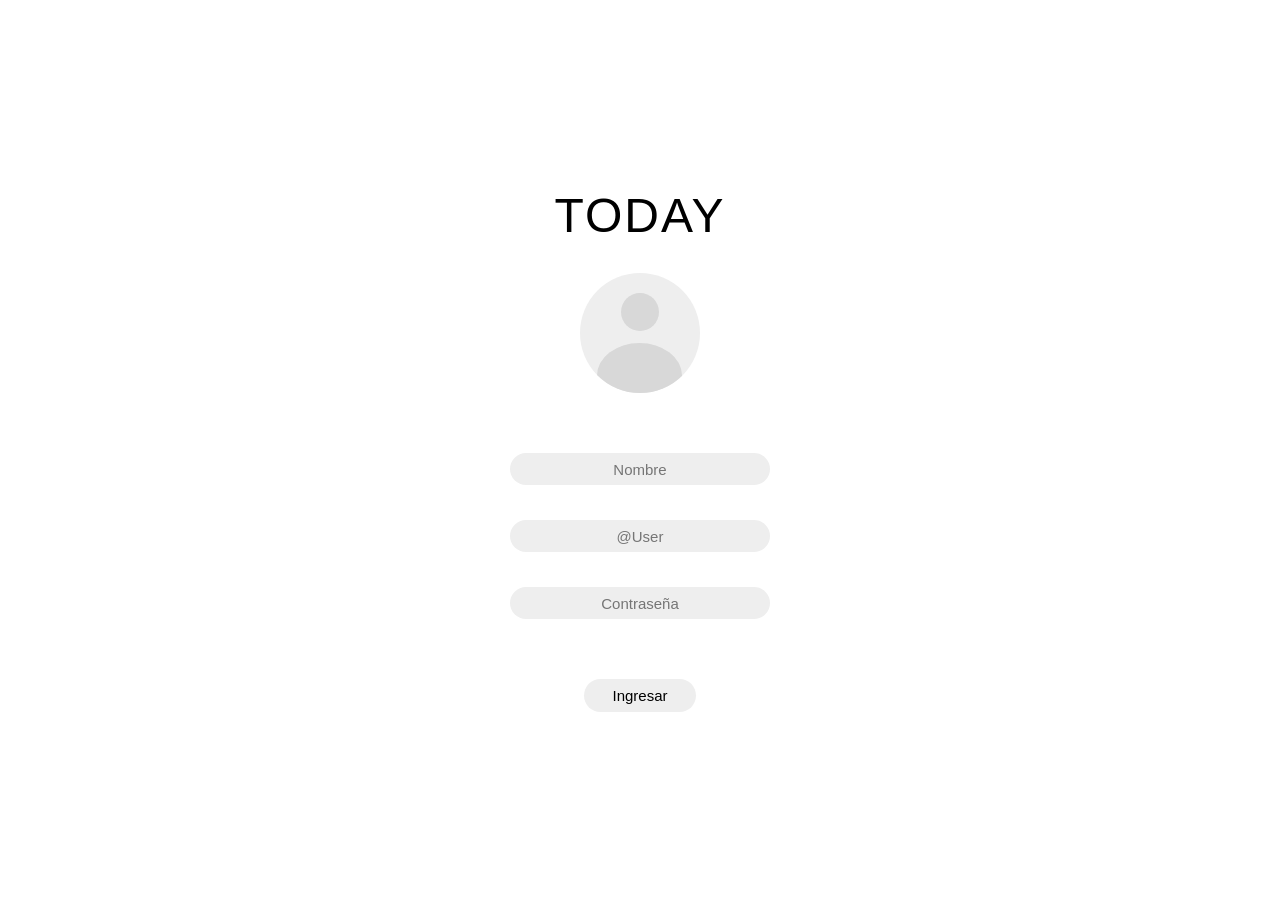
<file: index.html>
<!DOCTYPE html>
<html lang="es">
<head>
    <meta charset="UTF-8">
    <meta name="viewport" content="width=device-width, initial-scale=1.0">
    <title>Today</title>
    <link rel="stylesheet" href="css/style.css">
</head>
<body>
    <main class="login">
        <h1>TODAY</h1>
        <div class="avatar">
            <div class="cabeza"></div>
            <div class="cuerpo"></div>
        </div>
        <form action="home.html">
            <input type="text" placeholder="Nombre" required>
            <input type="text" placeholder="@User" required>
            <input type="password" placeholder="Contraseña" required>
            <button type="submit">Ingresar</button>
        </form>
    </main>
</body>
</html>
</file>
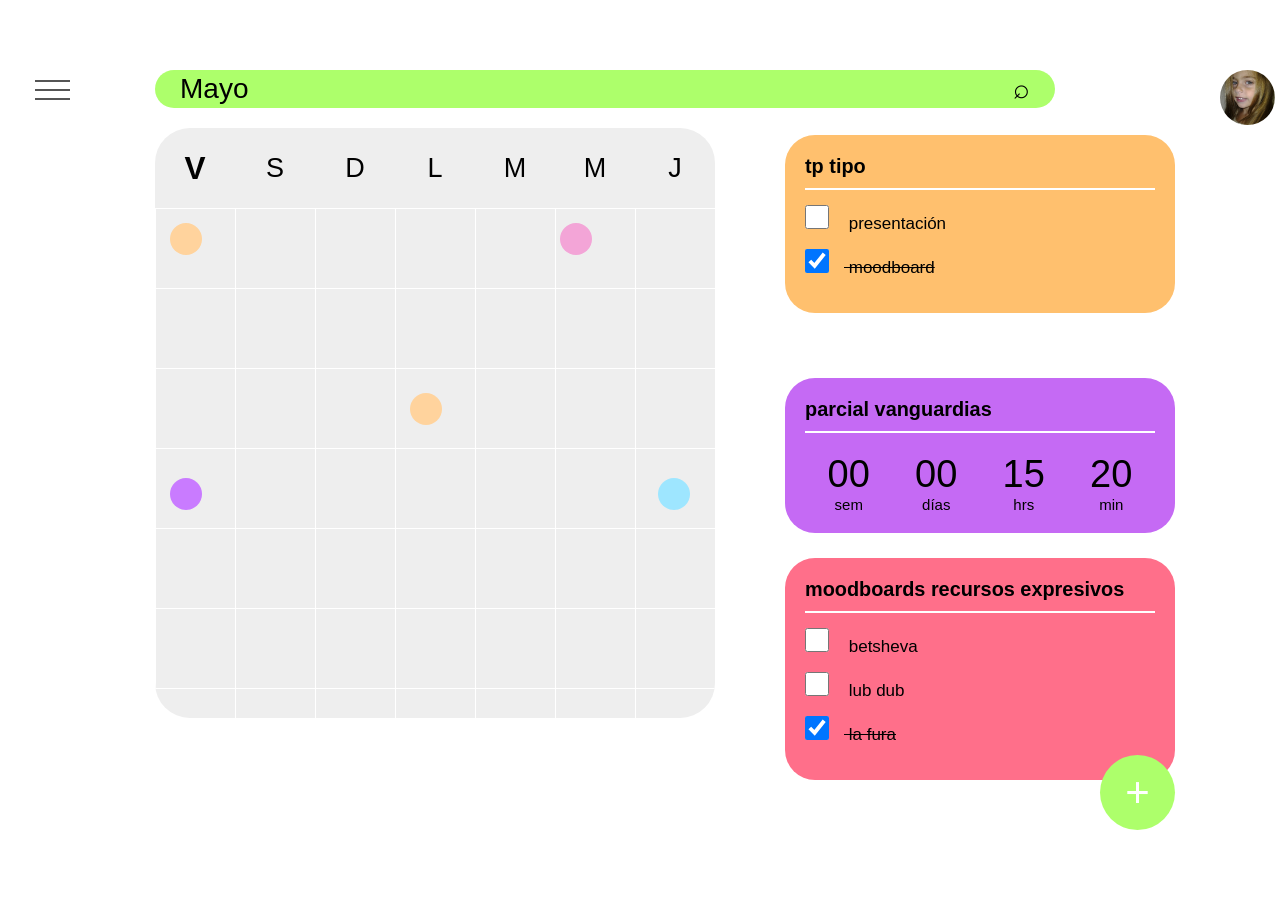
<file: home.html>
<!DOCTYPE html>
<html lang="es">
<head>
    <meta charset="UTF-8">
    <meta name="viewport" content="width=device-width, initial-scale=1.0">
    <title>Today - Home</title>
    <link rel="stylesheet" href="css/style.css">
</head>
<body>
<main class="home">

    <!-- MENÚ HAMBURGUESA -->
    <input type="checkbox" id="menu-toggle">

    <label for="menu-toggle" class="menu-icon">
        <span></span>
        <span></span>
        <span></span>
    </label>
    <aside class="menu-lateral">
        <label for="menu-toggle" class="cerrar-menu">←</label>
        <nav>
            <a href="#">Notas</a>
            <a href="#">Tareas</a>
            <a href="#">Exámenes</a>
            <a href="#">Apuntes</a>
            <a href="#">Countdown</a>
            <a href="#">Recordatorios</a>
            <a href="#">Configuración</a>
        </nav>
    </aside>

    <!-- CALENDARIO -->
    <section class="calendario-home">
        <div class="top-bar">
            <div class="barra-mes-home">Mayo</div>
            <span class="lupa">⌕</span>
        </div>
        <div class="calendario-grande">
            <div class="dias-home">
                <h3>V</h3>
                <p>S</p>
                <p>D</p>
                <p>L</p>
                <p>M</p>
                <p>M</p>
                <p>J</p>
            </div>
            <div class="grilla-home">
                <span class="punto naranja p1"></span>
                <span class="punto rosa p2"></span>
                <span class="punto naranja p3"></span>
                <span class="punto violeta p4"></span>
                <span class="punto celeste p5"></span>
            </div>
        </div>
    </section>

    <!-- PANEL DE TAREAS -->
    <section class="panel-tareas">
        <a href="perfil.html">
            <img src="img/perfil.jpg" class="avatar-mini">
        </a>
        <div class="card-tarea naranja-card">
            <h3>tp tipo</h3>
            <div class="linea-card"></div>
            <label>
                <input type="checkbox">
                presentación
            </label>
            <label class="tachado">
                <input type="checkbox" checked>
                moodboard
            </label>
        </div>
        <div class="card-tarea violeta-card">
            <h3>parcial vanguardias</h3>
            <div class="linea-card"></div>
            <div class="contador">
                <div>
                    <h2>00</h2>
                    <p>sem</p>
                </div>
                <div>
                    <h2>00</h2>
                    <p>días</p>
                </div>
                <div>
                    <h2>15</h2>
                    <p>hrs</p>
                </div>
                <div>
                    <h2>20</h2>
                    <p>min</p>
                </div>
            </div>
        </div>

        <!-- CARD ROSA YA AGREGADA -->
        <div class="card-tarea rosa-card">
            <h3>moodboards recursos expresivos</h3>
            <div class="linea-card"></div>
            <label>
                <input type="checkbox">
                betsheva
            </label>
            <label>
                <input type="checkbox">
                lub dub
            </label>
            <label class="tachado">
                <input type="checkbox" checked>
                la fura
            </label>
        </div>

        <!-- BOTÓN + -->
        <input type="checkbox" id="abrir-agregar">
        <label for="abrir-agregar" class="boton-mas">+</label>
        <div class="overlay-agregar">
            <label for="abrir-agregar" class="cerrar-overlay"></label>
            <div class="opciones-agregar">
                <label for="abrir-nota">Notas</label>
                <a href="nueva-tarea.html">Tareas</a>
                <a href="nuevo-examen.html">Exámenes</a>
                <a href="nuevo-countdown.html">Countdown</a>
            </div>
        </div>
    </section>

    <!-- MODAL NOTA GRANDE -->
    <input type="checkbox" id="abrir-nota">

    <div class="modal-nota">
        <div class="nota-grande">
            <h3>moodboards recursos expresivos</h3>
            <div class="linea-nota"></div>
            <label>
                <input type="checkbox">
                betsheva
            </label>
            <label>
                <input type="checkbox">
                lub dub
            </label>
            <label class="tachado">
                <input type="checkbox" checked>
                la fura
            </label>
        </div>
        <label for="abrir-nota" class="check-nota">✓</label>
    </div>
</main>
</body>
</html>
</file>
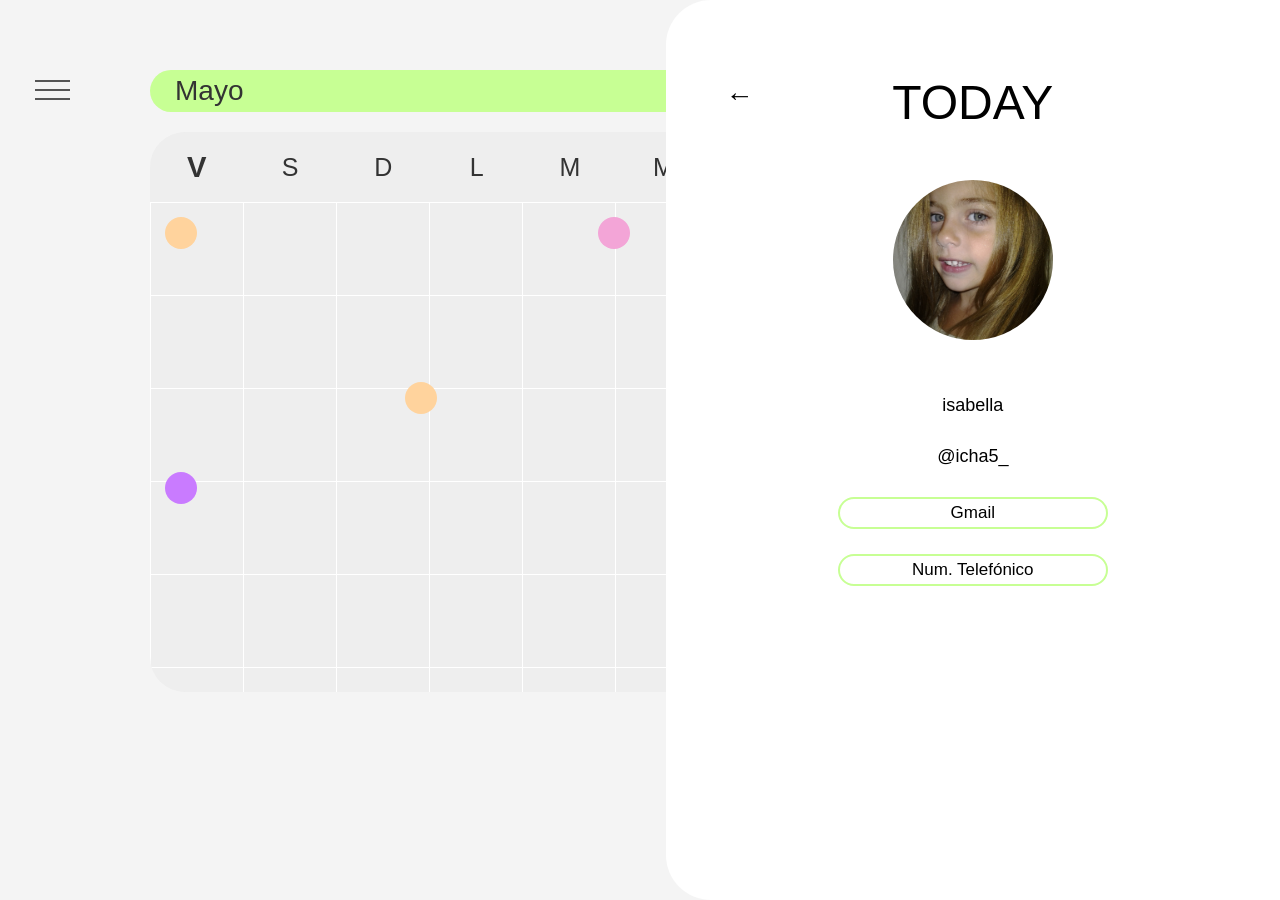
<file: perfil.html>
<!DOCTYPE html>
<html lang="es">
<head>
    <meta charset="UTF-8">
    <meta name="viewport" content="width=device-width, initial-scale=1.0">
    <title>Today - Perfil</title>
    <link rel="stylesheet" href="css/style.css">
</head>
<body>
<main class="perfil-page">
    <!-- LADO IZQUIERDO -->
    <section class="panel-calendario">
        <input type="checkbox" id="menu-toggle">
        <label for="menu-toggle" class="menu-icon">
            <span></span>
            <span></span>
            <span></span>
        </label>
        <aside class="menu-lateral">
            <label for="menu-toggle" class="cerrar-menu">←</label>
            <nav>
                <a href="#">Notas</a>
                <a href="#">Tareas</a>
                <a href="#">Exámenes</a>
                <a href="#">Apuntes</a>
                <a href="#">Countdown</a>
            </nav>
            <div class="menu-abajo">
                <a href="#">Recordatorios</a>
                <a href="#">Configuración</a>
            </div>
        </aside>
        <div class="barra-mes">
            Mayo
        </div>
        <div class="calendario-mini">
            <div class="dias">
                <h3>V</h3>
                <p>S</p>
                <p>D</p>
                <p>L</p>
                <p>M</p>
                <p>M</p>
            </div>
            <div class="grilla-calendario">
                <span class="punto naranja punto-uno"></span>
                <span class="punto rosa punto-dos"></span>
                <span class="punto naranja punto-tres"></span>
                <span class="punto violeta punto-cuatro"></span>
                <span class="punto celeste punto-cinco"></span>
            </div>
        </div>
    </section>

    <!-- LADO DERECHO -->
    <section class="panel-perfil">
        <a href="home.html" class="flecha">←</a>
        <h1>TODAY</h1>
        <img src="img/perfil.jpg" class="foto-perfil" alt="Foto de perfil">
        <p class="nombre">isabella</p>
        <p class="usuario">@icha5_</p>
        <div class="dato-perfil">Gmail</div>
        <div class="dato-perfil">Num. Telefónico</div>
    </section>
</main>
</body>
</html>
</file>
<file: css/style.css>
*{
    margin: 0;
    padding: 0;
    box-sizing: border-box;
    }
    
    body{
    font-family: Arial, Helvetica, sans-serif;
    background-color: white;
    }
    
    .login{
    min-height: 100vh;
    display: flex;
    flex-direction: column;
    align-items: center;
    justify-content: center;
    }
    
    .login h1{
    font-size: 48px;
    font-weight: 300;
    letter-spacing: 2px;
    margin-bottom: 30px;
    }
    
    .avatar{
    width: 120px;
    height: 120px;
    background-color: #eeeeee;
    border-radius: 50%;
    position: relative;
    margin-bottom: 60px;
    overflow: hidden;
    }
    
    .cabeza{
    width: 38px;
    height: 38px;
    background-color: #d8d8d8;
    border-radius: 50%;
    position: absolute;
    top: 20px;
    left: 41px;
    }
    
    .cuerpo{
    width: 85px;
    height: 65px;
    background-color: #d8d8d8;
    border-radius: 50% 50% 0 0;
    position: absolute;
    bottom: -15px;
    left: 17px;
    }
    
    form{
    display: flex;
    flex-direction: column;
    align-items: center;
    gap: 35px;
    }
    
    form input{
    width: 260px;
    height: 32px;
    border: none;
    border-radius: 20px;
    background-color: #eeeeee;
    text-align: center;
    font-size: 15px;
    outline: none;
    }
    
    form button{
    margin-top: 25px;
    background-color: #eeeeee;
    color: black;
    border: none;
    padding: 8px 28px;
    border-radius: 20px;
    font-size: 15px;
    cursor: pointer;
    }
    
    form button:hover{
    background-color: #dcdcdc;
    }

.perfil-page{
    min-height: 100vh;
    display: flex;
    font-family: Arial, Helvetica, sans-serif;
    background-color: #f4f4f4;
}

.panel-calendario{
    width: 52%;
    padding: 70px 40px;
    position: relative;
}

.menu-icon{
    width: 35px;
    display: flex;
    flex-direction: column;
    gap: 7px;
    margin-bottom: 20px;
}

.menu-icon span{
    height: 2px;
    background-color: #555;
    width: 100%;
}

.barra-mes{
    background-color: #c7ff94;
    height: 42px;
    border-radius: 25px 0 0 25px;
    width: 560px;
    margin-left: 110px;
    padding-left: 25px;
    display: flex;
    align-items: center;
    font-size: 28px;
    color: #333;
}

.calendario-mini{
    background-color: #eeeeee;
    width: 560px;
    height: 560px;
    margin-left: 110px;
    margin-top: 20px;
    border-radius: 35px;
    overflow: hidden;
}

.dias{
    display: grid;
    grid-template-columns: repeat(6, 1fr);
    height: 70px;
    align-items: center;
    text-align: center;
    font-size: 25px;
    color: #333;
}

.grilla-calendario{
    position: relative;
    height: 490px;
    background-image:
        linear-gradient(to right, white 1px, transparent 1px),
        linear-gradient(to bottom, white 1px, transparent 1px);
    background-size: 93px 93px;
}

.punto{
    width: 32px;
    height: 32px;
    border-radius: 50%;
    position: absolute;
}

.naranja{
    background-color: #ffd39d;
}

.rosa{
    background-color: #f3a5d7;
}

.violeta{
    background-color: #c97bff;
}

.celeste{
    background-color: #9ee6ff;
}

.punto-uno{
    top: 15px;
    left: 15px;
}

.punto-dos{
    top: 15px;
    right: 80px;
}

.punto-tres{
    top: 180px;
    left: 255px;
}

.punto-cuatro{
    top: 270px;
    left: 15px;
}

.punto-cinco{
    top: 270px;
    right: -15px;
}

.panel-perfil{
    width: 48%;
    background-color: white;
    border-radius: 45px 0 0 45px;
    padding: 75px 50px;
    display: flex;
    flex-direction: column;
    align-items: center;
    position: relative;
}

.flecha{
    position: absolute;
    left: 60px;
    top: 80px;
    color: black;
    text-decoration: none;
    font-size: 28px;
}

.panel-perfil h1{
    font-size: 48px;
    font-weight: 300;
    margin-bottom: 50px;
}

.foto-perfil{
    width: 160px;
    height: 160px;
    border-radius: 50%;
    object-fit: cover;
    margin-bottom: 55px;
}

.nombre,
.usuario{
    font-size: 18px;
    margin-bottom: 30px;
}

.dato-perfil{
    width: 270px;
    height: 32px;
    border: 2px solid #c7ff94;
    border-radius: 20px;
    display: flex;
    justify-content: center;
    align-items: center;
    margin-bottom: 25px;
    font-size: 17px;
}


.home{
    min-height: 100vh;
    display: flex;
    background-color: white;
    font-family: Arial, Helvetica, sans-serif;
    padding: 70px 35px;
    position: relative;
}

.home-menu{
    position: absolute;
    left: 35px;
    top: 80px;
}

.calendario-home{
    margin-left: 120px;
    width: 560px;
}

.top-bar{
    width: 900px;
    height: 38px;
    background-color: #adff6b;
    border-radius: 25px;
    display: flex;
    align-items: center;
    justify-content: space-between;
    padding: 0 25px;
    margin-bottom: 20px;
}

.barra-mes-home{
    font-size: 28px;
}

.lupa{
    font-size: 28px;
}

.calendario-grande{
    width: 560px;
    height: 590px;
    background-color: #eeeeee;
    border-radius: 35px;
    overflow: hidden;
}

.dias-home{
    display: grid;
    grid-template-columns: repeat(7, 1fr);
    height: 80px;
    align-items: center;
    text-align: center;
    font-size: 27px;
}

.grilla-home{
    height: 510px;
    position: relative;
    background-image:
        linear-gradient(to right, white 1px, transparent 1px),
        linear-gradient(to bottom, white 1px, transparent 1px);
    background-size: 80px 80px;
}

.p1{
    top: 15px;
    left: 15px;
}

.p2{
    top: 15px;
    left: 405px;
}

.p3{
    top: 185px;
    left: 255px;
}

.p4{
    top: 270px;
    left: 15px;
}

.p5{
    top: 270px;
    right: 25px;
}

.panel-tareas{
    margin-left: 70px;
    width: 390px;
    position: relative;
}

.avatar-mini{
    width: 55px;
    height: 55px;
    border-radius: 50%;
    object-fit: cover;
    position: absolute;
    right: -100px;
    top: 0;
}

.card-tarea{
    width: 390px;
    border-radius: 30px;
    padding: 20px;
    margin-top: 65px;
    font-size: 17px;
}

.naranja-card{
    background-color: #ffc06e;
}

.violeta-card{
    background-color: #c56af4;
}

.card-tarea h3{
    margin-bottom: 10px;
}

.linea-card{
    height: 2px;
    background-color: white;
    margin-bottom: 15px;
}

.card-tarea label{
    display: block;
    margin-bottom: 15px;
}

.card-tarea input{
    width: 24px;
    height: 24px;
    margin-right: 15px;
}

.tachado{
    text-decoration: line-through;
}

.contador{
    display: flex;
    justify-content: space-around;
    text-align: center;
    margin-top: 20px;
}

.contador h2{
    font-size: 38px;
    font-weight: 300;
}

.contador p{
    font-size: 15px;
}

.boton-mas{
    width: 75px;
    height: 75px;
    border-radius: 50%;
    background-color: #adff6b;
    color: white;
    text-decoration: none;
    display: flex;
    align-items: center;
    justify-content: center;
    font-size: 42px;
    position: absolute;
    right: 0;
    bottom: 0;
}

#menu-toggle{
    display: none;
}

.menu-icon{
    width: 35px;
    display: flex;
    flex-direction: column;
    gap: 7px;
    cursor: pointer;
    position: fixed;
    top: 80px;
    left: 35px;
    z-index: 20;
}

.menu-icon span{
    height: 2px;
    background-color: #555;
    width: 100%;
}

.menu-lateral{
    position: fixed;
    top: 0;
    left: -430px;
    width: 430px;
    height: 100vh;
    background-color: white;
    border-radius: 0 35px 35px 0;
    padding: 80px 30px;
    z-index: 30;
    transition: 0.3s;
    font-family: Arial, Helvetica, sans-serif;
}

#menu-toggle:checked ~ .menu-lateral{
    left: 0;
}

.cerrar-menu{
    position: absolute;
    top: 80px;
    right: 35px;
    font-size: 28px;
    cursor: pointer;
}

.menu-lateral nav{
    display: flex;
    flex-direction: column;
    gap: 22px;
    margin-top: 180px;
}

.menu-lateral a{
    color: black;
    text-decoration: none;
    font-size: 22px;
}

.menu-abajo{
    display: flex;
    flex-direction: column;
    gap: 22px;
    position: absolute;
    bottom: 60px;
    left: 30px;
}

#abrir-agregar{
    display: none;
}

.boton-mas{
    width: 75px;
    height: 75px;
    border-radius: 50%;
    background-color: #adff6b;
    color: white;
    text-decoration: none;
    display: flex;
    align-items: center;
    justify-content: center;
    font-size: 42px;
    position: absolute;
    right: 0;
    bottom: 0;
    cursor: pointer;
    z-index: 20;
}

.overlay-agregar{
    position: fixed;
    top: 0;
    left: 0;
    width: 100%;
    height: 100vh;
    background-color: rgba(255,255,255,0.8);
    opacity: 0;
    pointer-events: none;
    z-index: 40;
}

#abrir-agregar:checked ~ .overlay-agregar{
    opacity: 1;
    pointer-events: auto;
}

.cerrar-overlay{
    position: absolute;

    top: 0;
    left: 0;
    width: 100%;
    height: 100%;
}

.opciones-agregar{
    position: absolute;
    right: 80px;
    bottom: 85px;
    display: flex;
    flex-direction: column;
    align-items: flex-end;
    gap: 8px;
}

.opciones-agregar a{
    background-color: #adff6b;
    color: black;
    text-decoration: none;
    padding: 4px 10px;
    border-radius: 15px;
    font-family: Arial, Helvetica, sans-serif;
    font-size: 16px;
}

#abrir-nota{
    display: none;
}

.modal-nota{
    position: fixed;
    top: 0;
    left: 0;
    width: 100%;
    height: 100vh;
    background-color: rgba(255,255,255,0.75);
    display: none;
    z-index: 60;
}

#abrir-nota:checked + .modal-nota{
    display: block;
}

.nota-grande{
    width: 430px;
    background-color: #ff6f8a;
    border-radius: 25px;
    padding: 25px;
    position: absolute;
    top: 55px;
    left: 130px;
    font-family: Arial, Helvetica, sans-serif;
}

.nota-grande h3{
    font-size: 13px;
    margin-bottom: 12px;
}

.linea-nota{
    height: 2px;
    background-color: white;
    margin-bottom: 15px;
}

.nota-grande label{
    display: block;
    margin-bottom: 10px;
    font-size: 13px;
}

.check-nota{
    width: 38px;
    height: 38px;
    border-radius: 50%;
    background-color: #adff6b;
    color: white;
    display: flex;
    justify-content: center;
    align-items: center;
    font-size: 25px;
    position: absolute;
    top: 45px;
    right: 100px;
    cursor: pointer;
}

.rosa-card{
    background-color: #ff6f8a;
    margin-top: 25px;
}

.opciones-agregar label{
    background-color: #adff6b;
    color: black;
    padding: 4px 10px;
    border-radius: 15px;
    cursor: pointer;
    font-family: Arial, Helvetica, sans-serif;
    font-size: 16px;
}
</file>
